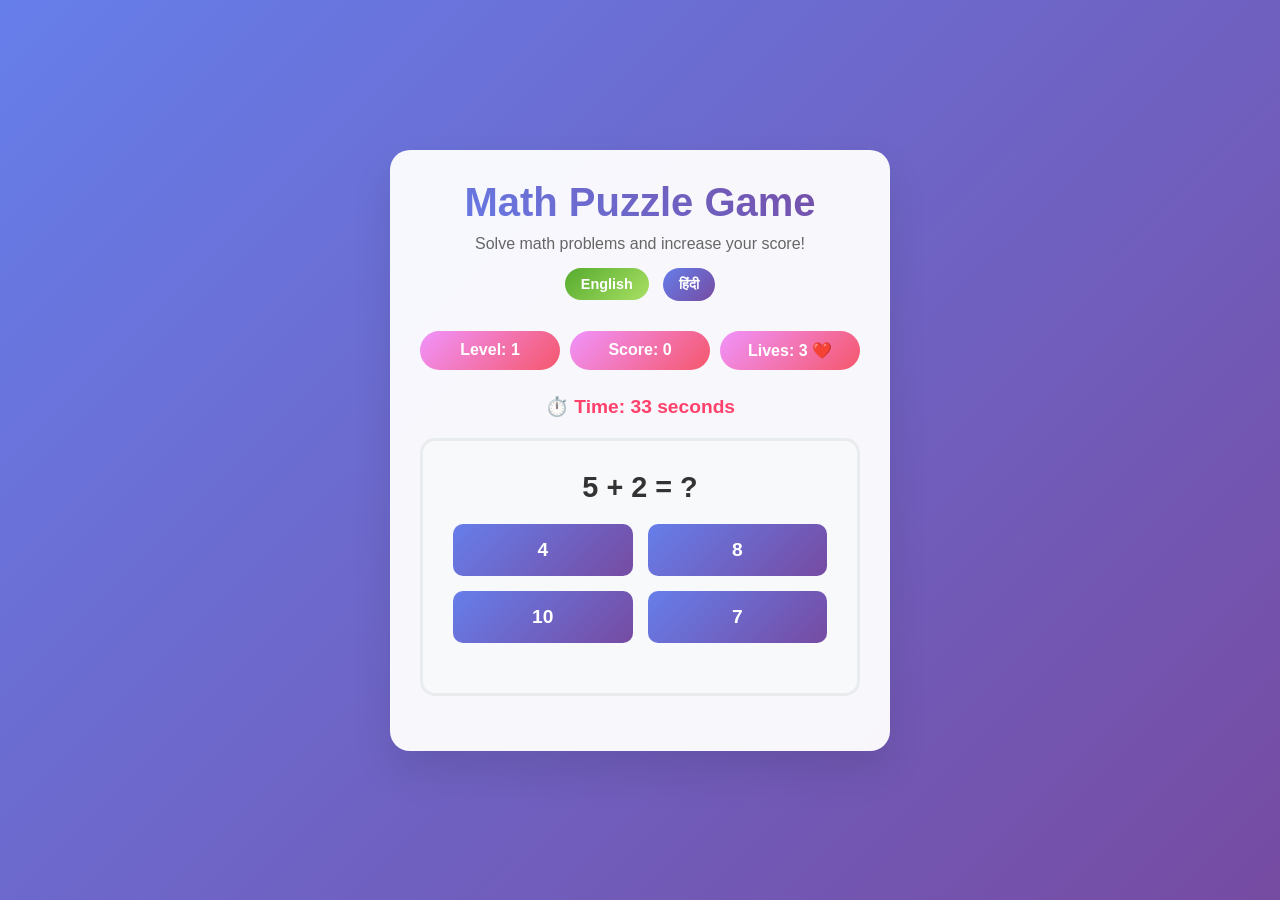
<file: math-puzzle-game.html>
<!DOCTYPE html>
<html lang="en">
<head>
    <meta charset="UTF-8">
    <meta name="viewport" content="width=device-width, initial-scale=1.0">
    <title>Math Puzzle Game</title>
    <style>
        * {
            margin: 0;
            padding: 0;
            box-sizing: border-box;
        }

        body {
            font-family: 'Segoe UI', Tahoma, Geneva, Verdana, sans-serif;
            background: linear-gradient(135deg, #667eea 0%, #764ba2 100%);
            min-height: 100vh;
            display: flex;
            justify-content: center;
            align-items: center;
            padding: 20px;
        }

        .game-container {
            background: rgba(255, 255, 255, 0.95);
            border-radius: 20px;
            padding: 30px;
            box-shadow: 0 20px 40px rgba(0, 0, 0, 0.1);
            max-width: 500px;
            width: 100%;
            text-align: center;
        }

        header {
            margin-bottom: 30px;
        }

        h1 {
            color: #333;
            font-size: 2.5em;
            margin-bottom: 10px;
            background: linear-gradient(45deg, #667eea, #764ba2);
            -webkit-background-clip: text;
            -webkit-text-fill-color: transparent;
            background-clip: text;
        }

        .game-info {
            display: flex;
            justify-content: space-between;
            margin-bottom: 25px;
            flex-wrap: wrap;
            gap: 10px;
        }

        .info-box {
            background: linear-gradient(135deg, #f093fb 0%, #f5576c 100%);
            color: white;
            padding: 10px 20px;
            border-radius: 25px;
            font-weight: bold;
            flex: 1;
            min-width: 120px;
        }

        .puzzle-container {
            background: #f8f9fa;
            border-radius: 15px;
            padding: 30px;
            margin-bottom: 25px;
            border: 3px solid #e9ecef;
        }

        .puzzle-question {
            font-size: 1.8em;
            color: #333;
            margin-bottom: 20px;
            font-weight: bold;
        }

        .answer-options {
            display: grid;
            grid-template-columns: repeat(2, 1fr);
            gap: 15px;
            margin-bottom: 20px;
        }

        .option-btn {
            background: linear-gradient(135deg, #667eea 0%, #764ba2 100%);
            color: white;
            border: none;
            padding: 15px;
            border-radius: 10px;
            font-size: 1.2em;
            cursor: pointer;
            transition: all 0.3s ease;
            font-weight: bold;
        }

        .option-btn:hover {
            transform: translateY(-2px);
            box-shadow: 0 5px 15px rgba(102, 126, 234, 0.4);
        }

        .option-btn:active {
            transform: translateY(0);
        }

        .option-btn.correct {
            background: linear-gradient(135deg, #56ab2f 0%, #a8e063 100%);
            animation: correct 0.6s ease;
        }

        .option-btn.wrong {
            background: linear-gradient(135deg, #ff416c 0%, #ff4b2b 100%);
            animation: wrong 0.6s ease;
        }

        @keyframes correct {
            0%, 100% { transform: scale(1); }
            50% { transform: scale(1.05); }
        }

        @keyframes wrong {
            0%, 100% { transform: translateX(0); }
            25% { transform: translateX(-5px); }
            75% { transform: translateX(5px); }
        }

        .message {
            padding: 15px;
            border-radius: 10px;
            margin-bottom: 20px;
            font-weight: bold;
            display: none;
        }

        .message.success {
            background: #d4edda;
            color: #155724;
            border: 1px solid #c3e6cb;
        }

        .message.error {
            background: #f8d7da;
            color: #721c24;
            border: 1px solid #f5c6cb;
        }

        .next-btn {
            background: linear-gradient(135deg, #56ab2f 0%, #a8e063 100%);
            color: white;
            border: none;
            padding: 15px 30px;
            border-radius: 25px;
            font-size: 1.1em;
            cursor: pointer;
            transition: all 0.3s ease;
            font-weight: bold;
            display: none;
        }

        .next-btn:hover {
            transform: translateY(-2px);
            box-shadow: 0 5px 15px rgba(86, 171, 47, 0.4);
        }

        .game-over {
            display: none;
            text-align: center;
            padding: 30px;
            background: #f8f9fa;
            border-radius: 15px;
            margin-top: 20px;
        }

        .game-over h2 {
            color: #333;
            margin-bottom: 20px;
            font-size: 2em;
        }

        .final-score {
            font-size: 1.5em;
            color: #667eea;
            margin-bottom: 20px;
            font-weight: bold;
        }

        .restart-btn {
            background: linear-gradient(135deg, #667eea 0%, #764ba2 100%);
            color: white;
            border: none;
            padding: 15px 30px;
            border-radius: 25px;
            font-size: 1.1em;
            cursor: pointer;
            transition: all 0.3s ease;
            font-weight: bold;
        }

        .restart-btn:hover {
            transform: translateY(-2px);
            box-shadow: 0 5px 15px rgba(102, 126, 234, 0.4);
        }

        .lang-btn {
            background: linear-gradient(135deg, #667eea 0%, #764ba2 100%);
            color: white;
            border: none;
            padding: 8px 16px;
            border-radius: 20px;
            font-size: 0.9em;
            cursor: pointer;
            transition: all 0.3s ease;
            font-weight: bold;
            margin: 0 5px;
        }

        .lang-btn:hover {
            transform: translateY(-2px);
            box-shadow: 0 5px 15px rgba(102, 126, 234, 0.4);
        }

        .lang-btn.active {
            background: linear-gradient(135deg, #56ab2f 0%, #a8e063 100%);
        }

        .timer {
            font-size: 1.2em;
            color: #ff416c;
            font-weight: bold;
            margin-bottom: 20px;
        }

        @media (max-width: 480px) {
            .game-container {
                padding: 20px;
            }
            
            h1 {
                font-size: 2em;
            }
            
            .puzzle-question {
                font-size: 1.5em;
            }
            
            .answer-options {
                grid-template-columns: 1fr;
            }
        }
    </style>
</head>
<body>
    <main class="game-container">
        <header>
            <h1 id="gameTitle">Math Puzzle Game</h1>
            <p style="color: #666;" id="gameDescription">Solve math problems and increase your score!</p>
            <div style="margin-top: 15px;">
                <button onclick="changeLanguage('en')" class="lang-btn" id="langEn">English</button>
                <button onclick="changeLanguage('hi')" class="lang-btn" id="langHi">हिंदी</button>
            </div>
        </header>

        <section class="game-info">
            <div class="info-box">
                <span id="levelLabel">Level</span>: <span id="level">1</span>
            </div>
            <div class="info-box">
                <span id="scoreLabel">Score</span>: <span id="score">0</span>
            </div>
            <div class="info-box">
                <span id="livesLabel">Lives</span>: <span id="lives">3</span> ❤️
            </div>
        </section>

        <div class="timer" id="timer">⏱️ <span id="timeLabel">Time</span>: <span id="time">30</span> <span id="secondsLabel">seconds</span></div>

        <section class="puzzle-container" id="puzzleContainer">
            <div class="puzzle-question" id="puzzleQuestion">
                <span id="loadingText">Loading...</span>
            </div>
            <div class="answer-options" id="answerOptions">
                <!-- Options will be generated dynamically -->
            </div>
        </section>

        <div class="message" id="message"></div>
        <button class="next-btn" id="nextBtn" onclick="nextPuzzle()"><span id="nextQuestionText">Next Question</span> →</button>

        <section class="game-over" id="gameOver">
            <h2 id="gameOverTitle">🎮 Game Over!</h2>
            <div class="final-score">
                <span id="finalScoreLabel">Your Final Score</span>: <span id="finalScore">0</span>
            </div>
            <p style="color: #666; margin-bottom: 20px;">
                <span id="reachedLevelText">You reached level</span> <span id="finalLevel">1</span>!
            </p>
            <button class="restart-btn" onclick="restartGame()" id="playAgainBtn">Play Again</button>
        </section>
    </main>

    <script>
        // Game variables
        let currentLevel = 1;
        let score = 0;
        let lives = 3;
        let currentPuzzle = null;
        let timer = null;
        let timeLeft = 30;
        let isAnswered = false;
        let currentLanguage = 'en';

        // Puzzle types
        const puzzleTypes = [
            'addition',
            'subtraction', 
            'multiplication',
            'division',
            'mixed'
        ];

        // Initialize game
        function initGame() {
            updateDisplay();
            generatePuzzle();
        }

        // Generate math puzzle
        function generatePuzzle() {
            isAnswered = false;
            hideMessage();
            document.getElementById('nextBtn').style.display = 'none';
            
            // Reset timer
            clearInterval(timer);
            timeLeft = Math.max(15, 35 - currentLevel * 2); // Timer gets shorter as levels increase
            updateTimer();
            startTimer();
            
            // Select puzzle type based on level
            let puzzleType;
            if (currentLevel <= 2) {
                puzzleType = 'addition';
            } else if (currentLevel <= 4) {
                puzzleType = puzzleTypes[Math.floor(Math.random() * 2)]; // addition or subtraction
            } else if (currentLevel <= 7) {
                puzzleType = puzzleTypes[Math.floor(Math.random() * 3)]; // addition, subtraction, multiplication
            } else if (currentLevel <= 10) {
                puzzleType = puzzleTypes[Math.floor(Math.random() * 4)]; // addition, subtraction, multiplication, division
            } else {
                puzzleType = 'mixed'; // All operations
            }
            
            currentPuzzle = createPuzzle(puzzleType);
            displayPuzzle();
        }

        // Create specific puzzle
        function createPuzzle(type) {
            let num1, num2, answer, question, options;
            
            switch(type) {
                case 'addition':
                    num1 = Math.floor(Math.random() * (currentLevel * 10)) + 1;
                    num2 = Math.floor(Math.random() * (currentLevel * 10)) + 1;
                    answer = num1 + num2;
                    question = `${num1} + ${num2} = ?`;
                    break;
                    
                case 'subtraction':
                    num1 = Math.floor(Math.random() * (currentLevel * 10)) + 10;
                    num2 = Math.floor(Math.random() * num1) + 1;
                    answer = num1 - num2;
                    question = `${num1} - ${num2} = ?`;
                    break;
                    
                case 'multiplication':
                    num1 = Math.floor(Math.random() * Math.min(currentLevel + 5, 12)) + 1;
                    num2 = Math.floor(Math.random() * Math.min(currentLevel + 5, 12)) + 1;
                    answer = num1 * num2;
                    question = `${num1} × ${num2} = ?`;
                    break;
                    
                case 'division':
                    num2 = Math.floor(Math.random() * Math.min(currentLevel + 3, 10)) + 1;
                    answer = Math.floor(Math.random() * Math.min(currentLevel + 5, 10)) + 1;
                    num1 = num2 * answer;
                    question = `${num1} ÷ ${num2} = ?`;
                    break;
                    
                case 'mixed':
                    const operations = ['addition', 'subtraction', 'multiplication', 'division'];
                    return createPuzzle(operations[Math.floor(Math.random() * operations.length)]);
            }
            
            // Generate wrong options
            options = [answer];
            while (options.length < 4) {
                let wrongOption;
                if (Math.random() < 0.5) {
                    wrongOption = answer + Math.floor(Math.random() * 10) - 5;
                } else {
                    wrongOption = answer + Math.floor(Math.random() * 20) - 10;
                }
                
                if (wrongOption > 0 && !options.includes(wrongOption)) {
                    options.push(wrongOption);
                }
            }
            
            // Shuffle options
            options.sort(() => Math.random() - 0.5);
            
            return {
                question: question,
                answer: answer,
                options: options
            };
        }

        // Display puzzle
        function displayPuzzle() {
            document.getElementById('puzzleQuestion').textContent = currentPuzzle.question;
            
            const optionsContainer = document.getElementById('answerOptions');
            optionsContainer.innerHTML = '';
            
            currentPuzzle.options.forEach((option, index) => {
                const button = document.createElement('button');
                button.className = 'option-btn';
                button.textContent = option;
                button.onclick = () => checkAnswer(option, button);
                optionsContainer.appendChild(button);
            });
        }

        // Check answer
        function checkAnswer(selectedAnswer, buttonElement) {
            if (isAnswered) return;
            
            isAnswered = true;
            clearInterval(timer);
            
            const buttons = document.querySelectorAll('.option-btn');
            buttons.forEach(btn => btn.style.pointerEvents = 'none');
            
            if (selectedAnswer === currentPuzzle.answer) {
                buttonElement.classList.add('correct');
                score += currentLevel * 10;
                showMessage(translations[currentLanguage].correct, 'success');
                
                // Level up every 3 correct answers
                if (score > 0 && score % 30 === 0) {
                    currentLevel++;
                    showMessage(`${translations[currentLanguage].correct} ${translations[currentLanguage].levelUp} ${currentLevel}!`, 'success');
                }
            } else {
                buttonElement.classList.add('wrong');
                lives--;
                showMessage(`${translations[currentLanguage].wrong} ${currentPuzzle.answer}.`, 'error');
                
                // Show correct answer
                buttons.forEach(btn => {
                    if (btn.textContent == currentPuzzle.answer) {
                        btn.classList.add('correct');
                    }
                });
                
                if (lives <= 0) {
                    setTimeout(gameOver, 2000);
                    return;
                }
            }
            
            updateDisplay();
            document.getElementById('nextBtn').style.display = 'inline-block';
        }

        // Next puzzle
        function nextPuzzle() {
            generatePuzzle();
        }

        // Timer functions
        function startTimer() {
            timer = setInterval(() => {
                timeLeft--;
                updateTimer();
                
                if (timeLeft <= 0) {
                    clearInterval(timer);
                    timeUp();
                }
            }, 1000);
        }

        function updateTimer() {
            document.getElementById('time').textContent = timeLeft;
            if (timeLeft <= 5) {
                document.getElementById('timer').style.color = '#ff0000';
            } else {
                document.getElementById('timer').style.color = '#ff416c';
            }
        }

        function timeUp() {
            if (isAnswered) return;
            
            isAnswered = true;
            lives--;
            showMessage(`${translations[currentLanguage].timeUp} ${currentPuzzle.answer}.`, 'error');
            
            // Show correct answer
            const buttons = document.querySelectorAll('.option-btn');
            buttons.forEach(btn => {
                btn.style.pointerEvents = 'none';
                if (btn.textContent == currentPuzzle.answer) {
                    btn.classList.add('correct');
                }
            });
            
            updateDisplay();
            
            if (lives <= 0) {
                setTimeout(gameOver, 2000);
            } else {
                document.getElementById('nextBtn').style.display = 'inline-block';
            }
        }

        // Display functions
        function updateDisplay() {
            document.getElementById('level').textContent = currentLevel;
            document.getElementById('score').textContent = score;
            document.getElementById('lives').textContent = lives;
        }

        function showMessage(text, type) {
            const messageEl = document.getElementById('message');
            messageEl.textContent = text;
            messageEl.className = `message ${type}`;
            messageEl.style.display = 'block';
        }

        function hideMessage() {
            document.getElementById('message').style.display = 'none';
        }

        // Game over
        function gameOver() {
            clearInterval(timer);
            document.getElementById('puzzleContainer').style.display = 'none';
            document.getElementById('nextBtn').style.display = 'none';
            document.getElementById('gameOver').style.display = 'block';
            document.getElementById('finalScore').textContent = score;
            document.getElementById('finalLevel').textContent = currentLevel;
            document.getElementById('timer').style.display = 'none';
        }

        // Restart game
        function restartGame() {
            currentLevel = 1;
            score = 0;
            lives = 3;
            timeLeft = 30;
            isAnswered = false;
            
            document.getElementById('puzzleContainer').style.display = 'block';
            document.getElementById('gameOver').style.display = 'none';
            document.getElementById('timer').style.display = 'block';
            
            initGame();
        }

        // Start game when page loads
        window.onload = function() {
            initGame();
            updateLanguageButtons();
        };

        // Language translations
        const translations = {
            en: {
                title: 'Math Puzzle Game',
                description: 'Solve math problems and increase your score!',
                level: 'Level',
                score: 'Score',
                lives: 'Lives',
                time: 'Time',
                seconds: 'seconds',
                loading: 'Loading...',
                nextQuestion: 'Next Question',
                gameOver: '🎮 Game Over!',
                finalScore: 'Your Final Score',
                reachedLevel: 'You reached level',
                playAgain: 'Play Again',
                correct: 'Correct Answer! 🎉',
                wrong: 'Wrong Answer! 😔 The correct answer was',
                timeUp: "Time's Up! 😔 The correct answer was",
                levelUp: 'Advance to level'
            },
            hi: {
                title: 'मैथ पहेली गेम',
                description: 'गणित के प्रश्नों को हल करें और स्कोर बढ़ाएं!',
                level: 'स्तर',
                score: 'स्कोर',
                lives: 'जीवन',
                time: 'समय',
                seconds: 'सेकंड',
                loading: 'लोड हो रहा है...',
                nextQuestion: 'अगला प्रश्न',
                gameOver: '🎮 खेल समाप्त!',
                finalScore: 'आपका अंतिम स्कोर',
                reachedLevel: 'आपने',
                playAgain: 'फिर से खेलें',
                correct: 'सही जवाब! 🎉',
                wrong: 'गलत जवाब! 😔 सही जवाब',
                timeUp: 'समय समाप्त! 😔 सही जवाब',
                levelUp: 'स्तर में आगे बढ़ें'
            }
        };

        // Change language function
        function changeLanguage(lang) {
            currentLanguage = lang;
            updateLanguage();
            updateLanguageButtons();
        }

        // Update language buttons
        function updateLanguageButtons() {
            document.getElementById('langEn').classList.toggle('active', currentLanguage === 'en');
            document.getElementById('langHi').classList.toggle('active', currentLanguage === 'hi');
        }

        // Update all text elements
        function updateLanguage() {
            const t = translations[currentLanguage];
            document.getElementById('gameTitle').textContent = t.title;
            document.getElementById('gameDescription').textContent = t.description;
            document.getElementById('levelLabel').textContent = t.level;
            document.getElementById('scoreLabel').textContent = t.score;
            document.getElementById('livesLabel').textContent = t.lives;
            document.getElementById('timeLabel').textContent = t.time;
            document.getElementById('secondsLabel').textContent = t.seconds;
            document.getElementById('loadingText').textContent = t.loading;
            document.getElementById('nextQuestionText').textContent = t.nextQuestion;
            document.getElementById('gameOverTitle').textContent = t.gameOver;
            document.getElementById('finalScoreLabel').textContent = t.finalScore;
            document.getElementById('reachedLevelText').textContent = t.reachedLevel;
            document.getElementById('playAgainBtn').textContent = t.playAgain;
        }
    </script>
</body>
</html>
</file>
